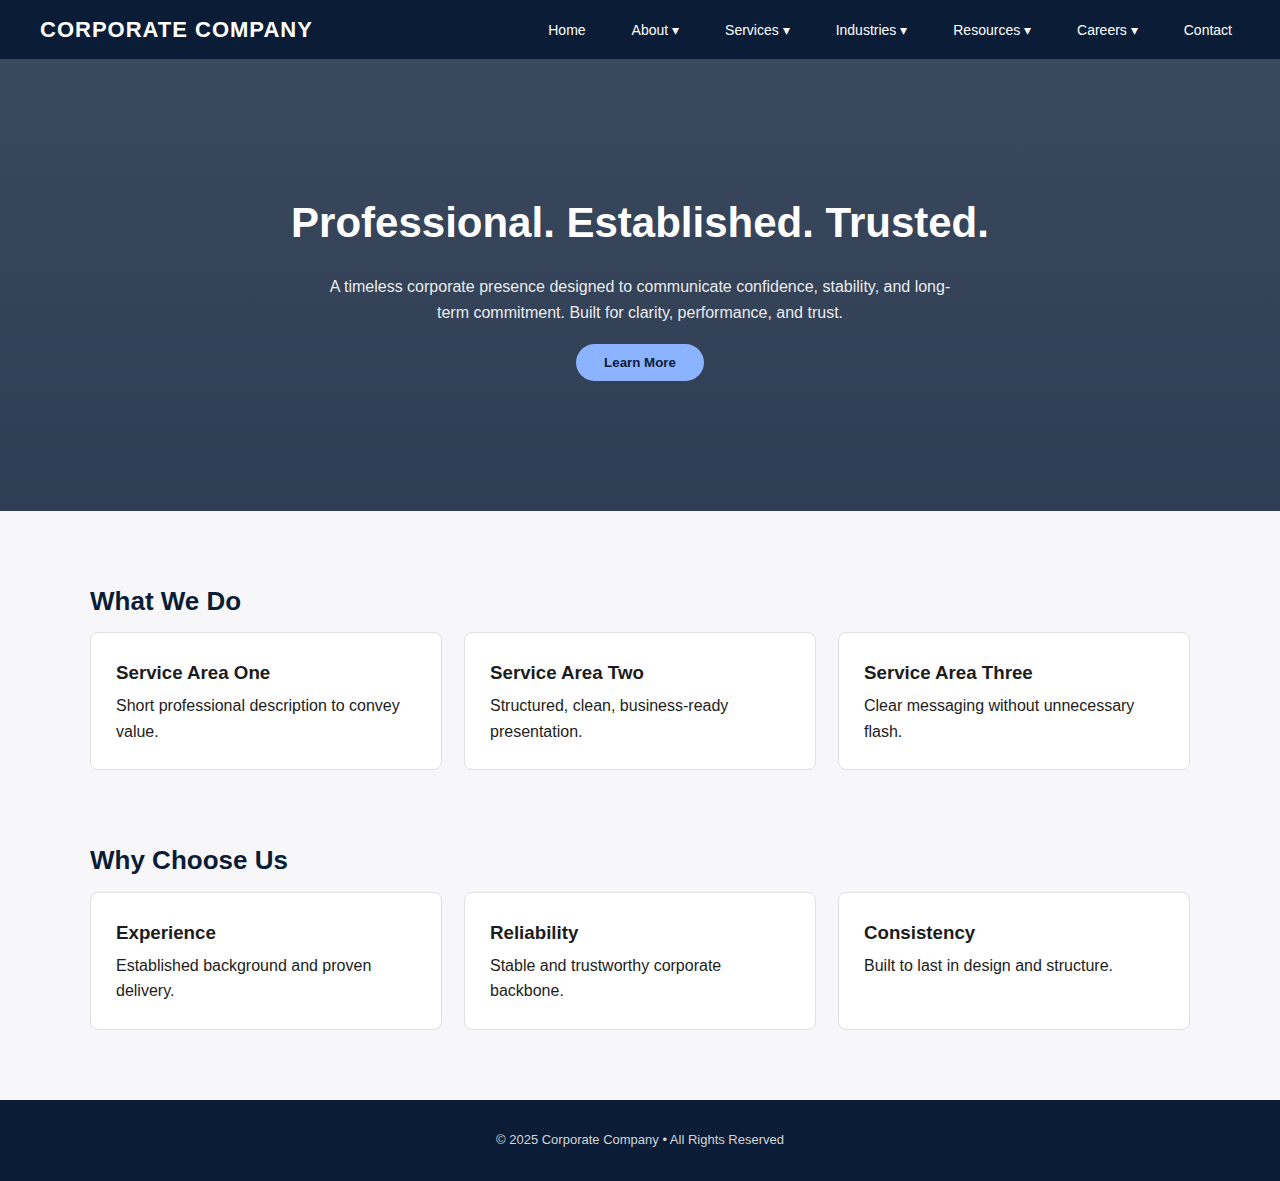
<file: corporate.htm>
<!DOCTYPE html>
<html lang="en">
<head>
<meta charset="UTF-8">
<meta name="viewport" content="width=device-width, initial-scale=1.0">
<title>Corporate Website - Sample</title>

<style>
/* -------- GLOBAL -------- */
*{margin:0;padding:0;box-sizing:border-box}
body{
  font-family: "Segoe UI", Arial, sans-serif;
  background:#f7f7f9;
  color:#1c1c1c;
  line-height:1.6;
}

/* -------- HEADER NAV -------- */
header{
  background:#0b1d36;
  color:#fff;
  position:sticky;
  top:0;
  z-index:10;
}
nav{
  max-width:1250px;
  margin:auto;
  padding:12px 25px;
  display:flex;
  justify-content:space-between;
  align-items:center;
}
.logo{
  font-size:22px;
  letter-spacing:1px;
  font-weight:700;
}
.nav-links{
  list-style:none;
  display:flex;
  gap:30px;
}
.nav-links li{
  position:relative;
}
.nav-links > li > a{
  color:white;
  text-decoration:none;
  font-size:14px;
  font-weight:500;
  padding:8px;
}
.nav-links li:hover > a{
  color:#8cb3ff;
}

/* -------- DROPDOWN -------- */
.dropdown{
  display:none;
  position:absolute;
  background:white;
  top:38px;
  min-width:200px;
  box-shadow:0 10px 25px rgba(0,0,0,0.12);
  border-radius:4px;
}
.dropdown a{
  display:block;
  padding:10px 14px;
  color:#222;
  text-decoration:none;
  font-size:14px;
}
.dropdown a:hover{
  background:#eef2ff;
}
.nav-links li:hover .dropdown{
  display:block;
}

/* -------- MOBILE MENU -------- */
.menu-btn{
  display:none;
  font-size:24px;
  cursor:pointer;
}
@media(max-width:900px){
  .menu-btn{display:block}
  .nav-links{
    position:absolute;
    top:60px;
    left:0;
    background:#0b1d36;
    width:100%;
    flex-direction:column;
    gap:0;
    display:none;
  }
  .nav-links.open{
    display:flex;
  }
  .dropdown{
    position:static;
    box-shadow:none;
    background:#0f2a4f;
  }
  .dropdown a{
    color:#fff;
  }
  .nav-links li:hover .dropdown{
    display:none;
  }
  .show-drop .dropdown{
    display:block;
  }
}

/* -------- HERO -------- */
.hero{
  background:linear-gradient(rgba(11,29,54,.8), rgba(11,29,54,.85)), url('https://images.unsplash.com/photo-1503387762-592deb58ef4e?auto=format&fit=crop&w=1600&q=60') center/cover no-repeat;
  color:white;
  text-align:center;
  padding:130px 25px;
}
.hero h1{
  font-size:42px;
  font-weight:700;
}
.hero p{
  margin:18px auto;
  max-width:650px;
  font-size:16px;
  opacity:.9;
}
.hero button{
  padding:11px 28px;
  border:0;
  background:#8cb3ff;
  color:#0b1d36;
  font-weight:700;
  border-radius:50px;
  cursor:pointer;
}

/* -------- SECTION -------- */
.section{
  max-width:1150px;
  margin:70px auto;
  padding:0 25px;
}
.section h2{
  font-size:26px;
  margin-bottom:10px;
  color:#0b1d36;
}
.grid{
  display:grid;
  grid-template-columns:repeat(auto-fit,minmax(250px,1fr));
  gap:22px;
}
.card{
  background:white;
  padding:25px;
  border-radius:8px;
  border:1px solid #e0e0e0;
}
.card h3{margin-bottom:5px}

/* -------- FOOTER -------- */
footer{
  background:#0b1d36;
  color:#d5d5d5;
  text-align:center;
  padding:30px;
  margin-top:60px;
  font-size:13px;
}
</style>
</head>

<body>

<header>
  <nav>
    <div class="logo">CORPORATE COMPANY</div>

    <div class="menu-btn" onclick="toggleMenu()">☰</div>

    <ul class="nav-links" id="navMenu">

      <li><a href="#">Home</a></li>

      <li onclick="mobileDrop(this)">
        <a href="#">About ▾</a>
        <div class="dropdown">
          <a href="#">Company Overview</a>
          <a href="#">History & Milestones</a>
          <a href="#">Leadership Team</a>
          <a href="#">Mission • Vision • Values</a>
        </div>
      </li>

      <li onclick="mobileDrop(this)">
        <a href="#">Services ▾</a>
        <div class="dropdown">
          <a href="#">Service One</a>
          <a href="#">Service Two</a>
          <a href="#">Service Three</a>
          <a href="#">Service Four</a>
        </div>
      </li>

      <li onclick="mobileDrop(this)">
        <a href="#">Industries ▾</a>
        <div class="dropdown">
          <a href="#">Industry One</a>
          <a href="#">Industry Two</a>
          <a href="#">Industry Three</a>
        </div>
      </li>

      <li onclick="mobileDrop(this)">
        <a href="#">Resources ▾</a>
        <div class="dropdown">
          <a href="#">Blog / Insights</a>
          <a href="#">News & Updates</a>
          <a href="#">Downloads</a>
        </div>
      </li>

      <li onclick="mobileDrop(this)">
        <a href="#">Careers ▾</a>
        <div class="dropdown">
          <a href="#">Why Work With Us</a>
          <a href="#">Open Positions</a>
          <a href="#">Life At Company</a>
        </div>
      </li>

      <li><a href="#">Contact</a></li>

    </ul>
  </nav>
</header>

<section class="hero">
  <h1>Professional. Established. Trusted.</h1>
  <p>
    A timeless corporate presence designed to communicate confidence, stability, and long-term commitment. Built for clarity, performance, and trust.
  </p>
  <button>Learn More</button>
</section>

<section class="section">
  <h2>What We Do</h2>
  <div class="grid">
    <div class="card"><h3>Service Area One</h3><p>Short professional description to convey value.</p></div>
    <div class="card"><h3>Service Area Two</h3><p>Structured, clean, business-ready presentation.</p></div>
    <div class="card"><h3>Service Area Three</h3><p>Clear messaging without unnecessary flash.</p></div>
  </div>
</section>

<section class="section">
  <h2>Why Choose Us</h2>
  <div class="grid">
    <div class="card"><h3>Experience</h3><p>Established background and proven delivery.</p></div>
    <div class="card"><h3>Reliability</h3><p>Stable and trustworthy corporate backbone.</p></div>
    <div class="card"><h3>Consistency</h3><p>Built to last in design and structure.</p></div>
  </div>
</section>

<footer>
  © 2025 Corporate Company • All Rights Reserved
</footer>

<script>
function toggleMenu(){
  document.getElementById("navMenu").classList.toggle("open");
}
function mobileDrop(el){
  if(window.innerWidth <= 900){
    el.classList.toggle("show-drop");
  }
}
</script>

</body>
</html>
</file>
